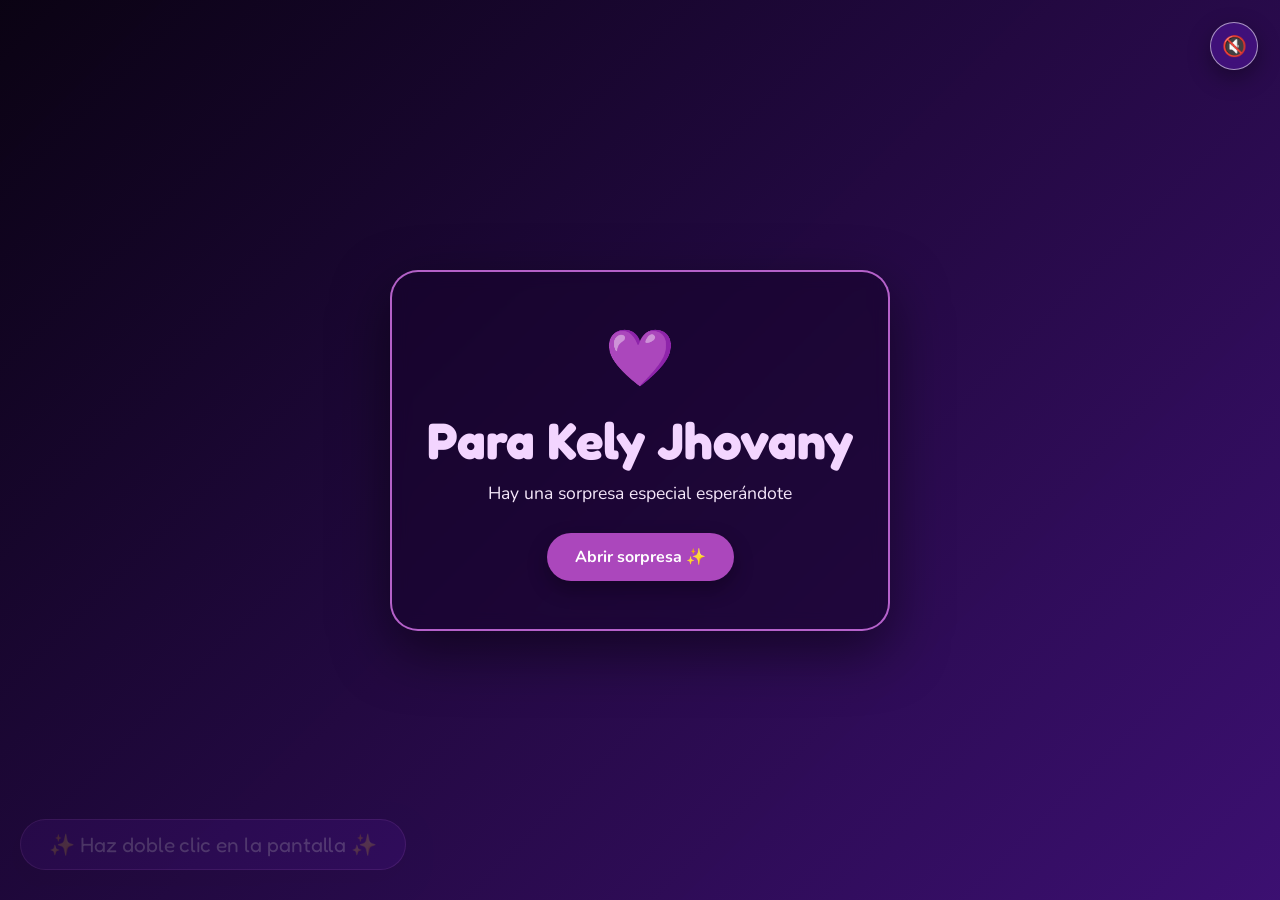
<file: index.html>
<!DOCTYPE html>
<html lang="es">
<head>
  <meta charset="UTF-8">
  <meta name="viewport" content="width=device-width, initial-scale=1.0">
  <title>Para Kely Jhovany 💜</title>
  <link rel="stylesheet" href="style.css">
  <link rel="stylesheet" href="extras.css">
  <link href="https://fonts.googleapis.com/css2?family=Fredoka:wght@400;600&family=Nunito:wght@400;700&display=swap" rel="stylesheet">
</head>
<body ondblclick="toggleCard()">

  <!-- VIDEO DE FONDO -->
  <video autoplay muted loop playsinline preload="auto" id="bgVideo">
    <source src="fondo.mp4" type="video/mp4">
  </video>

  <!-- PORTADA INICIAL -->
  <div class="cover-screen" id="coverScreen">
    <div class="cover-content">
      <div class="cover-heart">💜</div>
      <h1>Para Kely Jhovany</h1>
      <p>Hay una sorpresa especial esperándote</p>
      <button type="button" onclick="enterMainPage()">Abrir sorpresa ✨</button>
    </div>
  </div>

  <!-- MENSAJE INICIAL FLOTANTE -->
  <div class="hint-text" id="hintText">
    ✨ Haz doble clic en la pantalla ✨
  </div>

  <!-- CONTROLES DECORATIVOS -->
  <button class="music-control" id="musicControl" type="button" onclick="toggleMusic(event)" aria-label="Activar música" title="Activar música">🔇</button>
  <div class="floating-particles" id="floatingParticles" aria-hidden="true"></div>

  <!-- TARJETA PRINCIPAL (OCULTA INICIALMENTE) -->
  <div class="main-container hidden" id="mainCard">
    <img src="snoopy1.png" class="snoopy-decor top-left" alt="Snoopy 1" onerror="this.src='https://upload.wikimedia.org/wikipedia/en/2/22/Snoopy_Peanuts.png'">
    <img src="snoopy2.png" class="snoopy-decor bottom-right" alt="Snoopy 2" onerror="this.src='https://upload.wikimedia.org/wikipedia/en/2/22/Snoopy_Peanuts.png'">
    <img src="snoopy3.png" class="snoopy-decor top-right" alt="Snoopy 3" onerror="this.src='https://upload.wikimedia.org/wikipedia/en/2/22/Snoopy_Peanuts.png'">
    <img src="snoopy4.png" class="snoopy-decor bottom-left" alt="Snoopy 4" onerror="this.src='https://upload.wikimedia.org/wikipedia/en/2/22/Snoopy_Peanuts.png'">

    <div class="content-left">
      <div class="letter">
        <h1>Para Kely Jhovany 💜✨</h1>
        
        <p>Hoy es un día muy especial porque cumples tus <strong>19 años</strong>. Quería prepararte este detalle para recordarte lo mucho que te aprecio y lo alegre que hace mi vida contar contigo.</p>
        
        <p>Gracias por cada sonrisa, por cada momento compartido y por ser esa persona tan auténtica y bonita. Me alegra haber podido decirte sinceramente el cariño gigante que te tengo.</p>
        
        <p>Deseo de todo corazón que este nuevo año de vida venga lleno de sueños cumplidos, muchas alegrías y momentos inolvidables. ¡Te quiero y aprecio muchísimo! 🎉🎂</p>
      </div>

      <div class="countdown-container">
        <div class="countdown-title">Esperando tus 19 años en...</div>
        <div class="timer" id="timer">Cargando...</div>
      </div>
    </div>

    <div class="content-right tree-stage">
      <canvas id="treeCanvas" width="420" height="420"></canvas>
      <p class="tree-note">Que cada corazón guarde un deseo bonito para tu nuevo año ✨</p>
    </div>

    <!-- DETALLES EXTRA: NO REEMPLAZAN EL CONTENIDO ORIGINAL -->
    <div class="extra-details">
      <div class="section-title">✨ Un poquito más para ti ✨</div>

      <div class="wish-cards">
        <button class="wish-card" type="button" data-scene-target="envelopeScene" onclick="switchScene('envelopeScene', event)">
          <span>🌷</span>
          <strong>Un deseo</strong>
          <p>Que nunca te falten motivos para sonreír.</p>
        </button>
        <button class="wish-card" type="button" data-scene-target="memoriesScene" onclick="switchScene('memoriesScene', event)">
          <span>⭐</span>
          <strong>Un recuerdo</strong>
          <p>Que este nuevo año esté lleno de momentos bonitos.</p>
        </button>
        <button class="wish-card" type="button" data-scene-target="closingScene" onclick="switchScene('closingScene', event)">
          <span>💜</span>
          <strong>Un mensaje</strong>
          <p>Gracias por ser una persona tan especial.</p>
        </button>
      </div>

      <button class="envelope-button" type="button" onclick="openFinalMessage(event)">💌 Abrir un último detalle</button>
    </div>
  </div>

  <main class="experience-additions" aria-label="Detalles especiales para Kely">
    <section class="memories-section scene-panel" id="memoriesScene" data-scene-title="Algunos momentos que quiero guardar contigo">
      <button class="scene-back" type="button" onclick="returnToMainScene(event)">← Volver</button>
      <p class="eyebrow">Pequeños instantes</p>
      <h2>📸 Algunos momentos que quiero guardar contigo 💜</h2>
      <p class="section-intro">Un espacio para llenar poquito a poquito con nuestras historias favoritas.</p>
      <div class="memory-grid">
        <figure class="polaroid polaroid-lilac" tabindex="0" role="button" aria-pressed="false" aria-label="Voltear la foto: un día para recordar" onclick="this.classList.toggle('is-flipped'); this.setAttribute('aria-pressed', this.classList.contains('is-flipped'))" onkeydown="if (event.key === 'Enter' || event.key === ' ') { event.preventDefault(); this.click(); }">
          <div class="polaroid-inner">
            <div class="polaroid-face polaroid-front">
              <img class="photo-placeholder" src="imagen.png" alt="Momento en la playa para recordar">
              <figcaption>Un día para recordar</figcaption>
            </div>
            <div class="polaroid-face polaroid-back">
              <p>Los mejores recuerdos nacen de momentos sencillos compartidos contigo.</p>
              <span>💜</span>
            </div>
          </div>
        </figure>
        <figure class="polaroid polaroid-rose" tabindex="0" role="button" aria-pressed="false" aria-label="Voltear la foto: una sonrisa compartida" onclick="this.classList.toggle('is-flipped'); this.setAttribute('aria-pressed', this.classList.contains('is-flipped'))" onkeydown="if (event.key === 'Enter' || event.key === ' ') { event.preventDefault(); this.click(); }">
          <div class="polaroid-inner">
            <div class="polaroid-face polaroid-front">
              <img class="photo-placeholder" src="imagen01.png" alt="Sonrisa compartida junto al mar">
              <figcaption>Una sonrisa compartida</figcaption>
            </div>
            <div class="polaroid-face polaroid-back">
              <p>Tu sonrisa hace que cualquier aventura se vuelva inolvidable.</p>
              <span>✨</span>
            </div>
          </div>
        </figure>
        <figure class="polaroid polaroid-gold" tabindex="0" role="button" aria-pressed="false" aria-label="Voltear la foto: más aventuras contigo" onclick="this.classList.toggle('is-flipped'); this.setAttribute('aria-pressed', this.classList.contains('is-flipped'))" onkeydown="if (event.key === 'Enter' || event.key === ' ') { event.preventDefault(); this.click(); }">
          <div class="polaroid-inner">
            <div class="polaroid-face polaroid-front">
              <img class="photo-placeholder" src="imag.png" alt="Nueva aventura juntos en la playa">
              <figcaption>Más aventuras contigo</figcaption>
            </div>
            <div class="polaroid-face polaroid-back">
              <p>Que nunca nos falten nuevos lugares, risas y aventuras por vivir.</p>
              <span>🌊</span>
            </div>
          </div>
        </figure>
      </div>
    </section>

    <section class="envelope-section scene-panel" id="envelopeScene" aria-label="Un último detalle" data-scene-title="Un último detalle">
      <button class="scene-back" type="button" onclick="returnToMainScene(event)">← Volver</button>
      <button class="envelope" id="memoryEnvelope" type="button" onclick="openEnvelope(event)" aria-expanded="false">
        <span class="envelope-flap"></span>
        <span class="envelope-paper">💌</span>
        <span class="envelope-label">Un último detalle</span>
      </button>
      <p class="envelope-message" id="envelopeMessage">Gracias por existir de una forma tan bonita. Siempre habrá un lugar especial para ti en mis mejores recuerdos.</p>
    </section>

    <section class="closing-section scene-panel" id="closingScene" data-scene-title="Feliz cumpleaños, Kely">
      <button class="scene-back" type="button" onclick="returnToMainScene(event)">← Volver</button>
      <div class="closing-stars" aria-hidden="true">✦　♡　✦</div>
      <p class="eyebrow">Para celebrar tu vida</p>
      <h2>🎂 Feliz cumpleaños, Kely 💜</h2>
      <p>Que este nuevo capítulo llegue suave, luminoso y lleno de momentos que te hagan sonreír sin darte cuenta.</p>
      <button class="surprise-button" type="button" onclick="triggerFinalSurprise(event)">Un último detalle 💜</button>
    </section>
  </main>

  <!-- MENSAJE FINAL -->
  <div class="final-overlay" id="finalOverlay" onclick="closeFinalMessage(event)">
    <div class="final-card" onclick="event.stopPropagation()">
      <button class="close-final" type="button" onclick="closeFinalMessage(event)">×</button>
      <div class="final-icon">💌</div>
      <p class="final-small">Un último detalle para ti</p>
      <h2>Feliz cumpleaños, Kely 💜</h2>
      <div class="final-divider">✦ ✦ ✦</div>
      <p>Espero que estos 19 años traigan nuevas aventuras, sueños cumplidos y muchísimas razones para estar feliz.</p>
      <p class="final-signature">Con mucho cariño ✨</p>
      <button class="final-close-button" type="button" onclick="closeFinalMessage(event)">Guardar este momento 💜</button>
    </div>
  </div>

  <script src="script.js"></script>
  <script src="extras.js"></script>
</body>
</html>
</file>
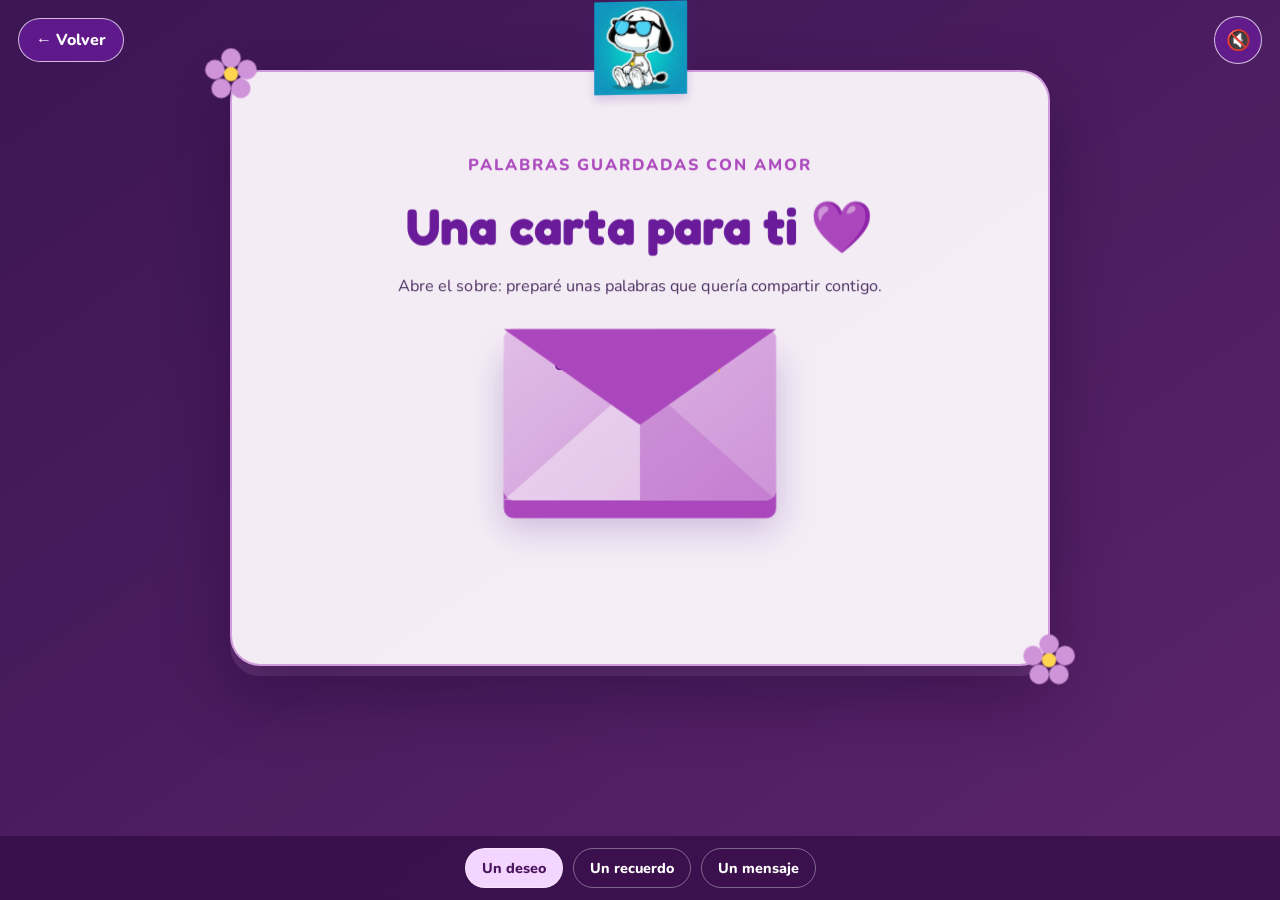
<file: deseo.html>
<!DOCTYPE html>
<html lang="es">
<head>
  <meta charset="UTF-8">
  <meta name="viewport" content="width=device-width, initial-scale=1">
  <meta name="theme-color" content="#6a1b9a">
  <title>Un deseo para Kely 💜</title>
  <link rel="preconnect" href="https://fonts.googleapis.com">
  <link href="https://fonts.googleapis.com/css2?family=Fredoka:wght@400;600;700&family=Nunito:wght@400;700;800&display=swap" rel="stylesheet">
  <link rel="stylesheet" href="paginas.css">
</head>
<body>
  <video id="bgVideo" autoplay muted loop playsinline preload="auto" aria-hidden="true"><source src="fondo.mp4" type="video/mp4"></video>
  <div class="page-veil" aria-hidden="true"></div>
  <div class="lilac-fall-layer" aria-hidden="true"></div>
  <a class="back-link" href="index.html#inicio">← Volver</a>
  <button class="music-control" id="musicControl" type="button" aria-label="Activar música">🔇</button>

  <main class="page-wrap">
    <article class="page-card">
      <span class="corner-flower one" aria-hidden="true"></span><span class="corner-flower two" aria-hidden="true"></span>
      <img class="snoopy-peek" src="snoopy1.png" alt="Snoopy asomándose">
      <p class="eyebrow">Palabras guardadas con amor</p>
      <h1>Una carta para ti 💜</h1>
      <p>Abre el sobre: preparé unas palabras que quería compartir contigo.</p>
      <button class="envelope-play" id="wishEnvelope" type="button" aria-expanded="false" aria-label="Abrir el sobre">
        <span class="flap" aria-hidden="true"></span>
        <span class="paper" aria-hidden="true">Una carta para Kely ✨</span>
      </button>
      <p class="typed-letter" id="typedLetter" aria-live="polite"></p>

      <section class="wish-list hidden" id="wishList" aria-label="Frases para ti">
        <div class="wish-note"><span class="flower-icon" aria-hidden="true"></span>En tus ojos veo el cielo; en tu risa, la mañana. Eres mi sueño y mi anhelo, mi dulce y tierna dama.</div>
        <div class="wish-note"><span class="flower-icon" aria-hidden="true"></span>Mi alma te reconoció antes que yo; te buscó entre sueños y entre silencios, hasta que por fin te encontró.</div>
        <div class="wish-note"><span class="flower-icon" aria-hidden="true"></span>Con la tinta de mi tintero te escribiré un «te quiero» y con el fuego de mi corazón te lo haré verdadero.</div>
        <div class="wish-note"><span class="flower-icon" aria-hidden="true"></span>Eres bonita sin hacer el intento, como si la belleza fuera tu fundamento. Tu risa es una melodía, tu voz una canción. Cuando me habla, se me acelera el corazón.</div>
      </section>

      <section class="garden hidden" id="wishGarden">
        <h2>Jardín de deseos 🌷</h2>
        <p>Elige una flor y lee el mensaje que esconde.</p>
        <div class="garden-flowers" id="gardenFlowers"></div>
        <p class="garden-result" id="gardenResult" aria-live="polite"></p>
        <h2 class="hidden" id="allWishes">Todos tus deseos van en camino 💜</h2>
      </section>
    </article>
  </main>
  <nav class="page-nav" aria-label="Más detalles">
    <a href="deseo.html" aria-current="page">Un deseo</a><a href="recuerdos.html">Un recuerdo</a><a href="mensaje.html">Un mensaje</a>
  </nav>
  <script src="paginas.js"></script>
</body>
</html>
</file>
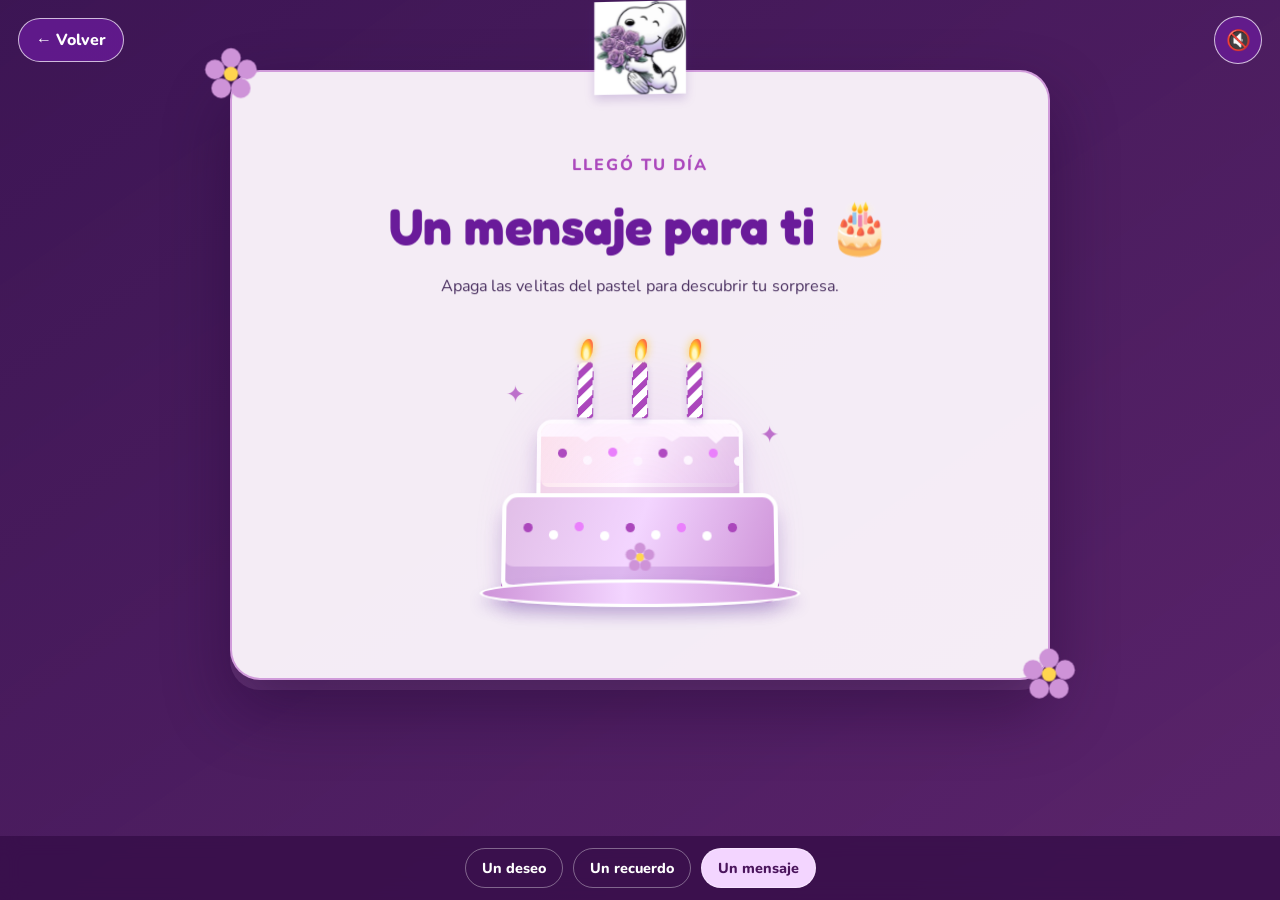
<file: mensaje.html>
<!DOCTYPE html>
<html lang="es">
<head>
  <meta charset="UTF-8">
  <meta name="viewport" content="width=device-width, initial-scale=1">
  <meta name="theme-color" content="#6a1b9a">
  <title>Feliz cumpleaños, Kely 💜</title>
  <link rel="preconnect" href="https://fonts.googleapis.com">
  <link href="https://fonts.googleapis.com/css2?family=Fredoka:wght@400;600;700&family=Nunito:wght@400;700;800&display=swap" rel="stylesheet">
  <link rel="stylesheet" href="paginas.css">
</head>
<body>
  <video id="bgVideo" autoplay muted loop playsinline preload="auto" aria-hidden="true"><source src="fondo.mp4" type="video/mp4"></video>
  <div class="page-veil" aria-hidden="true"></div>
  <div class="lilac-fall-layer" aria-hidden="true"></div>
  <a class="back-link" href="index.html#inicio">← Volver</a>
  <button class="music-control" id="musicControl" type="button" aria-label="Activar música">🔇</button>

  <main class="page-wrap">
    <article class="page-card">
      <span class="corner-flower one" aria-hidden="true"></span><span class="corner-flower two" aria-hidden="true"></span>
      <img class="snoopy-peek" src="snoopy3.png" alt="Snoopy asomándose">
      <p class="eyebrow">Llegó tu día</p>
      <h1>Un mensaje para ti 🎂</h1>
      <p>Apaga las velitas del pastel para descubrir tu sorpresa.</p>
      <button class="cake-button" id="cakeButton" type="button" aria-label="Apagar las tres velas del pastel">
        <span class="cake" id="birthdayCake" aria-hidden="true">
          <span class="cake-tier tier-bottom"></span><span class="cake-tier tier-top"></span>
          <span class="candle candle-left"><span class="flame"></span><span class="smoke"></span></span>
          <span class="candle candle-center"><span class="flame"></span><span class="smoke"></span></span>
          <span class="candle candle-right"><span class="flame"></span><span class="smoke"></span></span>
        </span>
      </button>
      <section class="birthday-reveal" id="birthdayReveal" aria-live="polite">
        <div class="age-number">19</div>
        <h2>¡Feliz cumpleaños, Kely! 💜</h2>
        <p>¡Felices 19, Kely! Que esta nueva vuelta al sol te acerque a todo lo que te ilusiona y te regale razones para celebrar cada día. Sigue brillando con esa luz tan tuya.</p>
        <p><strong>Con mucho cariño ✨</strong></p>
      </section>
    </article>
  </main>
  <nav class="page-nav" aria-label="Más detalles">
    <a href="deseo.html">Un deseo</a><a href="recuerdos.html">Un recuerdo</a><a href="mensaje.html" aria-current="page">Un mensaje</a>
  </nav>
  <script src="paginas.js"></script>
</body>
</html>
</file>
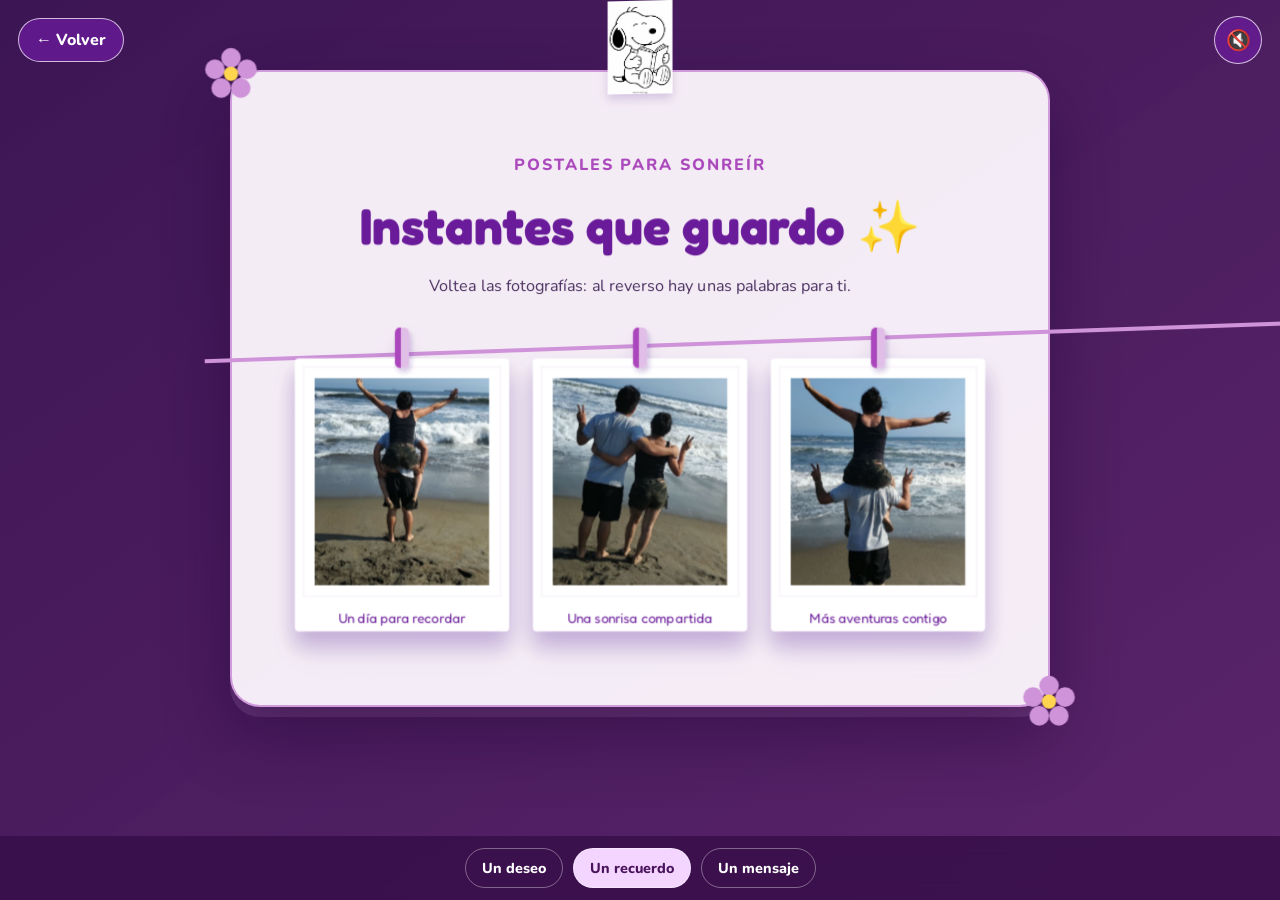
<file: recuerdos.html>
<!DOCTYPE html>
<html lang="es">
<head>
  <meta charset="UTF-8">
  <meta name="viewport" content="width=device-width, initial-scale=1">
  <meta name="theme-color" content="#6a1b9a">
  <title>Recuerdos para Kely 💜</title>
  <link rel="preconnect" href="https://fonts.googleapis.com">
  <link href="https://fonts.googleapis.com/css2?family=Fredoka:wght@400;600;700&family=Nunito:wght@400;700;800&display=swap" rel="stylesheet">
  <link rel="stylesheet" href="paginas.css">
</head>
<body>
  <video id="bgVideo" autoplay muted loop playsinline preload="auto" aria-hidden="true"><source src="fondo.mp4" type="video/mp4"></video>
  <div class="page-veil" aria-hidden="true"></div>
  <div class="lilac-fall-layer" aria-hidden="true"></div>
  <a class="back-link" href="index.html#inicio">← Volver</a>
  <button class="music-control" id="musicControl" type="button" aria-label="Activar música">🔇</button>

  <main class="page-wrap">
    <article class="page-card">
      <span class="corner-flower one" aria-hidden="true"></span><span class="corner-flower two" aria-hidden="true"></span>
      <img class="snoopy-peek" src="snoopy2.png" alt="Snoopy asomándose">
      <p class="eyebrow">Postales para sonreír</p>
      <h1>Instantes que guardo ✨</h1>
      <p>Voltea las fotografías: al reverso hay unas palabras para ti.</p>
      <div class="hanging-line" aria-hidden="true"></div>
      <div class="memory-gallery">
        <figure class="memory-photo">
          <span class="clothespin" aria-hidden="true"></span>
          <button class="photo-flipper" type="button" aria-label="Voltear foto: Un día para recordar" aria-pressed="false">
            <span class="photo-inner">
              <span class="photo-face photo-front"><img src="imagen.png" alt="Fotografía de un día para recordar"><span class="photo-face-caption">Un día para recordar</span></span>
              <span class="photo-face photo-back"><span>¿Tú? Eres como ese amanecer bonito. ¿Y yo? Soy esa persona que nunca se cansará de mirarte. 💜</span></span>
            </span>
          </button>
        </figure>
        <figure class="memory-photo">
          <span class="clothespin" aria-hidden="true"></span>
          <button class="photo-flipper" type="button" aria-label="Voltear foto: Una sonrisa compartida" aria-pressed="false">
            <span class="photo-inner">
              <span class="photo-face photo-front"><img src="imagen01.png" alt="Fotografía de una sonrisa compartida"><span class="photo-face-caption">Una sonrisa compartida</span></span>
              <span class="photo-face photo-back"><span>Puedes estar lejos de mis ojos, pero no de mis pensamientos. 💗</span></span>
            </span>
          </button>
        </figure>
        <figure class="memory-photo">
          <span class="clothespin" aria-hidden="true"></span>
          <button class="photo-flipper" type="button" aria-label="Voltear foto: Más aventuras contigo" aria-pressed="false">
            <span class="photo-inner">
              <span class="photo-face photo-front"><img src="imag.png" alt="Fotografía de nuevas aventuras"><span class="photo-face-caption">Más aventuras contigo</span></span>
              <span class="photo-face photo-back"><span>Si el río corre hacia el mar, el sol vuelve a amanecer y mi mirada se queda en ti, porque eres lo más bello de ver. 🌸</span></span>
            </span>
          </button>
        </figure>
      </div>
    </article>
  </main>
  <nav class="page-nav" aria-label="Más detalles">
    <a href="deseo.html">Un deseo</a><a href="recuerdos.html" aria-current="page">Un recuerdo</a><a href="mensaje.html">Un mensaje</a>
  </nav>
  <script src="paginas.js"></script>
</body>
</html>
</file>
<file: style.css>
* {
  box-sizing: border-box;
  margin: 0;
  padding: 0;
}

html {
  overflow-x: hidden;
}

body {
  font-family: 'Nunito', sans-serif;
  display: block;
  min-height: 100vh;
  padding: 20px;
  overflow-x: hidden;
  overflow-y: auto;
  user-select: none;
  background-color: #0b0314;
}

/* VIDEO A PANTALLA COMPLETA CUBRIENDO TODO */
#bgVideo {
  position: fixed;
  top: 0;
  left: 0;
  width: 100%;
  height: 100vh;
  z-index: -1;
  object-fit: cover; /* Cubre toda la pantalla sin dejar espacios vacíos */
}

/* PORTADA DE ENTRADA */
.cover-screen {
  position: fixed;
  inset: 0;
  display: flex;
  justify-content: center;
  align-items: center;
  padding: 24px;
  background: linear-gradient(135deg, rgba(11, 3, 20, 0.86), rgba(74, 20, 140, 0.78));
  z-index: 20;
  transition: opacity 0.7s ease, visibility 0.7s ease;
}

.cover-screen.cover-hidden {
  opacity: 0;
  visibility: hidden;
  pointer-events: none;
}

.cover-content {
  width: min(100%, 500px);
  padding: 48px 28px;
  color: #ffffff;
  text-align: center;
  border: 2px solid rgba(234, 128, 252, 0.75);
  border-radius: 28px;
  background: rgba(24, 5, 43, 0.58);
  box-shadow: 0 20px 55px rgba(0, 0, 0, 0.5);
  backdrop-filter: blur(9px);
  animation: coverAppear 0.9s ease both;
}

.cover-heart {
  margin-bottom: 12px;
  font-size: 3.5rem;
  animation: heartFloat 2.4s ease-in-out infinite;
}

.cover-content h1 {
  font-family: 'Fredoka', cursive;
  font-size: clamp(2rem, 7vw, 3.2rem);
  color: #f3d5ff;
  margin-bottom: 10px;
}

.cover-content p {
  margin-bottom: 28px;
  color: #f5e7fa;
  font-size: 1.1rem;
}

.cover-content button {
  border: 0;
  border-radius: 999px;
  padding: 13px 28px;
  color: #ffffff;
  background: #ab47bc;
  font: 700 1rem 'Nunito', sans-serif;
  cursor: pointer;
  box-shadow: 0 8px 20px rgba(0, 0, 0, 0.3);
  transition: transform 0.2s ease, background 0.2s ease;
}

.cover-content button:hover {
  background: #ce93d8;
  transform: translateY(-3px);
}

@keyframes coverAppear {
  from { opacity: 0; transform: translateY(18px) scale(0.96); }
  to { opacity: 1; transform: translateY(0) scale(1); }
}

@keyframes heartFloat {
  0%, 100% { transform: translateY(0); }
  50% { transform: translateY(-8px); }
}

/* INDICADOR FLOTANTE */
.hint-text {
  position: fixed;
  bottom: 30px;
  color: #ffffff;
  font-family: 'Fredoka', cursive;
  font-size: 1.3rem;
  background: rgba(74, 20, 140, 0.75);
  padding: 12px 28px;
  border-radius: 30px;
  backdrop-filter: blur(8px);
  border: 1.5px solid rgba(234, 128, 254, 0.6);
  box-shadow: 0 10px 25px rgba(0,0,0,0.5);
  animation: bounce 2s infinite;
  z-index: 10;
  cursor: pointer;
}

/* MARCO BLANCO CON SEMITRANSPARENCIA SELECCIONADA */
.main-container {
  background: rgba(255, 255, 255, 0.88); /* Cristal semi-transparente para apreciar el fondo */
  width: 100%;
  max-width: 880px;
  border-radius: 30px;
  box-shadow: 0 20px 50px rgba(0, 0, 0, 0.6);
  border: 3px solid #ea80fc;
  display: flex;
  flex-wrap: wrap;
  padding: 35px;
  gap: 20px;
  position: relative;
  transition: opacity 0.5s ease, transform 0.5s ease;
  z-index: 2;
  backdrop-filter: blur(10px); /* Efecto vidrio esmerilado */
  margin: 42px auto;
}

.main-container.hidden {
  opacity: 0;
  transform: scale(0.85);
  pointer-events: none;
}

/* IMÁGENES DE SNOOPY */
.snoopy-decor {
  position: absolute;
  width: 85px;
  height: auto;
  z-index: 5;
  filter: drop-shadow(0px 4px 8px rgba(0,0,0,0.25));
}

.snoopy-decor.top-left {
  top: -25px;
  left: -20px;
  transform: rotate(-10deg);
}

.snoopy-decor.bottom-right {
  bottom: -20px;
  right: -20px;
  transform: rotate(10deg);
}

.snoopy-decor.top-right {
  top: -25px;
  right: -20px;
  transform: rotate(10deg);
}

.snoopy-decor.bottom-left {
  bottom: -20px;
  left: -20px;
  transform: rotate(-10deg);
}

.content-left {
  flex: 1.2;
  min-width: 290px;
  display: flex;
  flex-direction: column;
  justify-content: space-between;
}

.letter h1 {
  font-family: 'Fredoka', cursive;
  color: #6a1b9a;
  font-size: 1.8rem;
  margin-bottom: 12px;
}

.letter p {
  color: #311b92;
  line-height: 1.55;
  font-size: 1rem;
  margin-bottom: 12px;
  font-weight: 600;
}

.countdown-container {
  background: rgba(243, 229, 245, 0.9);
  border: 2px dashed #ab47bc;
  padding: 12px 18px;
  border-radius: 16px;
  color: #4a148c;
  text-align: center;
  margin-top: 8px;
}

.countdown-title {
  font-size: 0.9rem;
  font-weight: 700;
  margin-bottom: 4px;
}

.timer {
  font-family: 'Fredoka', cursive;
  font-size: 1.25rem;
  color: #7b1fa2;
}

.content-right {
  flex: 1;
  min-width: 280px;
  display: flex;
  justify-content: center;
  align-items: center;
}

canvas {
  max-width: 100%;
  height: auto;
}

.tree-stage {
  flex-direction: column;
}
.tree-note {
  max-width: 300px;
  margin: -8px auto 0;
  color: #6a1b9a;
  font-size: .88rem;
  line-height: 1.45;
  text-align: center;
  font-style: italic;
}
.tree-stage::after {
  content: '✦';
  position: absolute;
  color: #f8bbd0;
  font-size: 1.35rem;
  opacity: 0;
  pointer-events: none;
}
.tree-stage.tree-complete::after {
  animation: treeSparkle 2.8s ease-in-out infinite;
}
@keyframes treeSparkle {
  0%, 100% { opacity: 0; transform: translate(115px, -150px) scale(.6) rotate(0deg); }
  45% { opacity: 1; transform: translate(115px, -150px) scale(1.15) rotate(25deg); }
  70% { opacity: .25; transform: translate(115px, -150px) scale(.8) rotate(45deg); }
}

@keyframes bounce {
  0%, 20%, 50%, 80%, 100% { transform: translateY(0); }
  40% { transform: translateY(-8px); }
  60% { transform: translateY(-4deg); }
}

/* ==========================================
   MEJORAS DECORATIVAS - SIN ALTERAR EL DISEÑO BASE
   ========================================== */
.music-control {
  position: fixed;
  top: 22px;
  right: 22px;
  width: 48px;
  height: 48px;
  border: 1px solid rgba(255,255,255,.55);
  border-radius: 50%;
  background: rgba(74,20,140,.72);
  color: #fff;
  font-size: 1.25rem;
  cursor: pointer;
  z-index: 30;
  box-shadow: 0 8px 22px rgba(0,0,0,.35);
  backdrop-filter: blur(8px);
  transition: transform .25s ease, background .25s ease;
}
.music-control:hover { transform: scale(1.08) rotate(-5deg); background: rgba(123,31,162,.88); }

.floating-particles {
  position: fixed;
  inset: 0;
  pointer-events: none;
  z-index: 1;
  overflow: hidden;
}
.particle {
  position: absolute;
  bottom: -30px;
  opacity: 0;
  animation: floatParticle linear forwards;
  filter: drop-shadow(0 2px 5px rgba(255,255,255,.35));
}
@keyframes floatParticle {
  0% { transform: translateY(0) translateX(0) rotate(0deg) scale(.7); opacity: 0; }
  12% { opacity: .8; }
  85% { opacity: .65; }
  100% { transform: translateY(-110vh) translateX(var(--drift)) rotate(240deg) scale(1.15); opacity: 0; }
}

.extra-details {
  flex-basis: 100%;
  text-align: center;
  margin-top: 2px;
  padding-top: 18px;
  border-top: 1px solid rgba(171,71,188,.28);
}
.section-title {
  font-family: 'Fredoka', cursive;
  color: #6a1b9a;
  font-size: 1.25rem;
  margin-bottom: 13px;
}
.wish-cards {
  display: grid;
  grid-template-columns: repeat(3, 1fr);
  gap: 10px;
}
.wish-card {
  display: block;
  width: 100%;
  border: 1px solid rgba(186,104,200,.35);
  font: inherit;
  text-align: center;
  padding: 14px 10px;
  border-radius: 17px;
  background: rgba(255,255,255,.72);
  border: 1px solid rgba(186,104,200,.35);
  box-shadow: 0 8px 18px rgba(74,20,140,.08);
  transition: transform .25s ease, box-shadow .25s ease;
}
.wish-card:hover { transform: translateY(-4px); box-shadow: 0 12px 22px rgba(74,20,140,.15); }
.wish-card:focus-visible { outline: 3px solid rgba(216,27,96,.45); outline-offset: 3px; }
.wish-card span { display:block; font-size:1.45rem; margin-bottom:4px; }
.wish-card strong { display:block; color:#7b1fa2; font-family:'Fredoka',cursive; margin-bottom:4px; }
.wish-card p { color:#4a3060; font-size:.82rem; line-height:1.35; }
.envelope-button {
  margin-top: 15px;
  border: 0;
  border-radius: 999px;
  padding: 12px 22px;
  color: white;
  background: linear-gradient(135deg, #8e24aa, #d81b60);
  font: 700 .95rem 'Nunito', sans-serif;
  cursor: pointer;
  box-shadow: 0 8px 18px rgba(123,31,162,.25);
  transition: transform .25s ease, box-shadow .25s ease;
}
.envelope-button:hover { transform: translateY(-3px); box-shadow: 0 12px 24px rgba(123,31,162,.32); }

.final-overlay {
  position: fixed;
  inset: 0;
  z-index: 50;
  display: flex;
  align-items: center;
  justify-content: center;
  padding: 22px;
  background: rgba(20,4,32,.72);
  backdrop-filter: blur(8px);
  opacity: 0;
  visibility: hidden;
  pointer-events: none;
  transition: opacity .35s ease, visibility .35s ease;
}
.final-overlay.show { opacity: 1; visibility: visible; pointer-events: auto; }
.final-card {
  position: relative;
  width: min(100%, 510px);
  padding: 36px 28px 30px;
  text-align: center;
  border-radius: 28px;
  border: 2px solid rgba(234,128,252,.72);
  background: linear-gradient(145deg, rgba(255,255,255,.97), rgba(250,235,255,.96));
  box-shadow: 0 25px 70px rgba(0,0,0,.48);
  transform: translateY(22px) scale(.94);
  transition: transform .4s ease;
}
.final-overlay.show .final-card { transform: translateY(0) scale(1); }
.close-final {
  position:absolute;
  top:10px;
  right:14px;
  border:0;
  background:transparent;
  color:#7b1fa2;
  font-size:1.9rem;
  cursor:pointer;
}
.final-icon { font-size:3.2rem; animation: heartFloat 2.2s ease-in-out infinite; }
.final-small { color:#8e24aa; font-size:.9rem; font-weight:700; margin:8px 0; }
.final-card h2 { font: 600 clamp(1.8rem,6vw,2.5rem) 'Fredoka',cursive; color:#6a1b9a; }
.final-divider { color:#d81b60; letter-spacing:7px; margin:12px 0; }
.final-card > p:not(.final-small):not(.final-signature) { color:#4a3060; line-height:1.55; font-size:1rem; }
.final-signature { margin-top:15px; color:#8e24aa; font-weight:700; }
.final-close-button {
  margin-top:18px;
  border:0;
  border-radius:999px;
  padding:11px 19px;
  background:#ab47bc;
  color:#fff;
  font:700 .9rem 'Nunito',sans-serif;
  cursor:pointer;
}

.experience-additions {
  width: min(100% - 28px, 880px);
  margin: 0 auto 48px;
  color: #311b3f;
}
.memories-section, .closing-section {
  padding: clamp(32px, 6vw, 58px) clamp(18px, 5vw, 52px);
  text-align: center;
  border-top: 1px solid rgba(255, 255, 255, .35);
  border-bottom: 1px solid rgba(255, 255, 255, .22);
  background: rgba(255, 249, 255, .9);
  box-shadow: 0 18px 45px rgba(24, 5, 43, .22);
  backdrop-filter: blur(12px);
}
.memories-section { border-radius: 28px 28px 8px 8px; }
.closing-section { border-radius: 8px 8px 28px 28px; margin-top: 18px; }
.eyebrow {
  color: #b03a91;
  font-size: .76rem;
  font-weight: 800;
  letter-spacing: .16em;
  text-transform: uppercase;
}
.memories-section h2, .closing-section h2 {
  margin: 8px 0 10px;
  color: #6a1b9a;
  font: 600 clamp(1.55rem, 4vw, 2.25rem) 'Fredoka', cursive;
}
.section-intro, .closing-section > p:not(.eyebrow) { color: #684b70; line-height: 1.55; }
.memory-grid {
  display: grid;
  grid-template-columns: repeat(3, 1fr);
  gap: clamp(12px, 3vw, 24px);
  margin-top: 28px;
}
.polaroid {
  min-height: 330px;
  perspective: 1000px;
  transform: rotate(var(--tilt));
  cursor: pointer;
  outline: none;
  transition: transform .3s ease;
}
.polaroid:nth-child(1) { --tilt: -3deg; }
.polaroid:nth-child(2) { --tilt: 2deg; }
.polaroid:nth-child(3) { --tilt: -1deg; }
.polaroid:hover, .polaroid:focus-visible { transform: translateY(-7px) rotate(0deg); }
.polaroid-inner {
  position: relative;
  height: 100%;
  min-height: 330px;
  transform-style: preserve-3d;
  transition: transform .7s ease;
}
.polaroid.is-flipped .polaroid-inner { transform: rotateY(180deg); }
.polaroid-face {
  position: absolute;
  inset: 0;
  padding: 10px 10px 16px;
  display: flex;
  flex-direction: column;
  align-items: stretch;
  background: #fff;
  box-shadow: 0 14px 24px rgba(74, 20, 140, .13);
  backface-visibility: hidden;
  -webkit-backface-visibility: hidden;
}
.polaroid-back {
  justify-content: center;
  align-items: center;
  padding: 28px;
  color: #5d3b68;
  text-align: center;
  background: linear-gradient(145deg, #fff, #f3e5f5);
  transform: rotateY(180deg);
}
.polaroid-back p { font: 600 1rem/1.5 'Fredoka', cursive; }
.polaroid-back span { margin-top: 18px; font-size: 2rem; }
.photo-placeholder {
  display: block;
  width: 100%;
  aspect-ratio: 3 / 4;
  object-fit: contain;
  object-position: center;
  color: rgba(74, 20, 140, .68);
  font-size: .82rem;
  font-weight: 700;
  background: linear-gradient(135deg, #f3e5f5, #fce4ec);
  border: 1px dashed rgba(123, 31, 162, .38);
}
.polaroid-rose .photo-placeholder { background: linear-gradient(135deg, #fce4ec, #fff3e0); }
.polaroid-gold .photo-placeholder { background: linear-gradient(135deg, #fff3e0, #f3e5f5); }
.polaroid figcaption { margin-top: 12px; color: #5d3b68; font: 600 .9rem 'Fredoka', cursive; }
.envelope-section { padding: 42px 0 18px; text-align: center; }
.envelope {
  position: relative;
  width: min(100%, 260px);
  height: 158px;
  border: 0;
  border-radius: 8px;
  cursor: pointer;
  background: linear-gradient(145deg, #f8bbd0, #e1bee7);
  box-shadow: 0 18px 28px rgba(74, 20, 140, .22);
  transition: transform .3s ease, box-shadow .3s ease;
}
.envelope:hover { transform: translateY(-5px); box-shadow: 0 24px 34px rgba(74, 20, 140, .27); }
.envelope::before, .envelope::after { content: ''; position: absolute; bottom: 0; width: 0; height: 0; border-style: solid; z-index: 2; }
.envelope::before { left: 0; border-width: 0 0 118px 130px; border-color: transparent transparent rgba(255,255,255,.28) transparent; }
.envelope::after { right: 0; border-width: 118px 0 0 130px; border-color: transparent transparent transparent rgba(186,104,200,.25); }
.envelope-flap { position: absolute; inset: 0 0 auto; height: 92px; border-radius: 8px 8px 0 0; background: #f48fb1; clip-path: polygon(0 0, 100% 0, 50% 100%); transform-origin: top; transition: transform .65s ease; z-index: 3; }
.envelope-paper { position: absolute; z-index: 1; inset: 38px 0 auto; font-size: 2.1rem; transition: transform .65s ease; }
.envelope-label { position: absolute; z-index: 4; inset: auto 0 12px; color: #6a1b9a; font: 600 1.1rem 'Fredoka', cursive; }
.envelope.open .envelope-flap { transform: rotateX(180deg); }
.envelope.open .envelope-paper { transform: translateY(-45px); }
.envelope-message { max-width: 520px; margin: 20px auto 0; color: #684b70; line-height: 1.55; opacity: 0; transform: translateY(10px); transition: opacity .5s ease, transform .5s ease; }
.envelope-message.visible { opacity: 1; transform: translateY(0); }
.closing-stars { color: #d81b60; letter-spacing: .2em; font-size: 1.2rem; }
.surprise-button { margin-top: 22px; border: 0; border-radius: 999px; padding: 13px 24px; color: #fff; background: linear-gradient(135deg, #8e24aa, #d81b60); font: 700 .95rem 'Nunito', sans-serif; cursor: pointer; box-shadow: 0 10px 22px rgba(123,31,162,.25); transition: transform .25s ease; }
.surprise-button:hover { transform: translateY(-3px); }
.reveal-on-scroll { opacity: 0; transform: translateY(24px); transition: opacity .7s ease, transform .7s ease; }
.reveal-on-scroll.is-visible { opacity: 1; transform: translateY(0); }

/* Escenas a pantalla completa: solo el panel activo participa en el layout. */
body.scene-mode { overflow: hidden; }
body.scene-mode .main-container {
  opacity: 0;
  transform: scale(.96) translateY(-12px);
  pointer-events: none;
}
body.scene-mode .experience-additions {
  position: fixed;
  inset: 0;
  z-index: 18;
  display: grid;
  place-items: center;
  width: 100%;
  max-width: none;
  height: 100dvh;
  margin: 0;
  padding: clamp(20px, 5vw, 64px);
  overflow: hidden;
  background: linear-gradient(135deg, rgba(20, 4, 38, .78), rgba(74, 20, 140, .52));
  backdrop-filter: blur(8px);
}
.scene-panel {
  display: none;
  position: relative;
  width: min(100%, 880px);
  max-height: min(760px, calc(100dvh - 40px));
  overflow: auto;
  opacity: 0;
  transform: translateY(18px) scale(.97);
}
body.scene-mode .scene-panel.scene-active {
  display: block;
  animation: sceneEnter .65s cubic-bezier(.2,.75,.25,1) forwards;
}
.scene-panel.scene-leaving { animation: sceneLeave .34s ease forwards; }
@keyframes sceneEnter {
  from { opacity: 0; transform: translateY(18px) scale(.97); }
  to { opacity: 1; transform: translateY(0) scale(1); }
}
@keyframes sceneLeave {
  to { opacity: 0; transform: translateY(-12px) scale(.98); }
}
.scene-back {
  position: absolute;
  top: 16px;
  left: 18px;
  z-index: 5;
  border: 1px solid rgba(123,31,162,.25);
  border-radius: 999px;
  padding: 7px 13px;
  color: #6a1b9a;
  background: rgba(255,255,255,.72);
  font: 700 .78rem 'Nunito', sans-serif;
  cursor: pointer;
  transition: transform .2s ease, background .2s ease;
}
.scene-back:hover { transform: translateX(-3px); background: #fff; }
body.scene-mode .memories-section { border-radius: 28px; }
body.scene-mode .scene-panel.scene-active.envelope-section {
  min-height: min(540px, calc(100dvh - 40px));
  display: grid;
  place-items: center;
  align-content: center;
  padding: 64px 24px 34px;
  border-radius: 28px;
  background: rgba(255,249,255,.94);
  box-shadow: 0 24px 70px rgba(24,5,43,.35);
}
body.scene-mode .scene-panel.scene-active.closing-section {
  min-height: min(540px, calc(100dvh - 40px));
  display: grid;
  place-items: center;
  align-content: center;
  border-radius: 28px;
}
body.scene-mode .scene-active .memory-grid { animation: sceneContentRise .75s .14s both ease-out; }
body.scene-mode .scene-active .envelope { animation: envelopeArrive .75s .16s both cubic-bezier(.2,.75,.25,1); }
body.scene-mode .scene-active .closing-stars,
body.scene-mode .scene-active .closing-section h2,
body.scene-mode .scene-active .closing-section > p,
body.scene-mode .scene-active .surprise-button { animation: sceneContentRise .65s .12s both ease-out; }
@keyframes sceneContentRise {
  from { opacity: 0; transform: translateY(14px); }
  to { opacity: 1; transform: translateY(0); }
}
@keyframes envelopeArrive {
  from { opacity: 0; transform: translateY(20px) rotate(-2deg) scale(.9); }
  to { opacity: 1; transform: translateY(0) rotate(0) scale(1); }
}

.birthday-burst {
  position: fixed;
  left: 50%;
  top: 18%;
  transform: translate(-50%, -50%);
  z-index: 45;
  pointer-events:none;
  font-family:'Fredoka',cursive;
  color:#fff;
  font-size:clamp(1.4rem,5vw,2.7rem);
  text-align:center;
  text-shadow:0 4px 15px rgba(74,20,140,.7);
  animation:birthdayAppear 3.5s ease forwards;
}
@keyframes birthdayAppear {
  0% { opacity:0; transform:translate(-50%,-35%) scale(.7); }
  18%,75% { opacity:1; transform:translate(-50%,-50%) scale(1); }
  100% { opacity:0; transform:translate(-50%,-65%) scale(1.06); }
}
.confetti-piece {
  position:fixed;
  top:-20px;
  z-index:44;
  pointer-events:none;
  font-size:1.25rem;
  animation:confettiFall var(--fall) ease-in forwards;
}
@keyframes confettiFall {
  to { transform:translate3d(var(--x),110vh,0) rotate(650deg); opacity:0; }
}

@media (max-width: 760px) {
  body { align-items:flex-start; padding:14px; }
  .main-container { width:100%; margin-top:48px; padding:25px 18px; }
  .content-left, .content-right { width:100%; min-width:0; }
  .wish-cards { grid-template-columns:1fr; }
  .snoopy-decor { width:64px; }
  .hint-text { bottom:14px; font-size:1rem; padding:10px 18px; }
  .music-control { top:12px; right:12px; }
  .experience-additions { width: 100%; margin-bottom: 24px; }
  .memory-grid { grid-template-columns: 1fr; max-width: 250px; margin-left: auto; margin-right: auto; }
  .polaroid:nth-child(2) { transform: rotate(-2deg); }
  .tree-note { margin-bottom: 4px; }
  body.scene-mode .experience-additions { padding: 14px; }
  .scene-panel { max-height: calc(100dvh - 28px); }
  .scene-back { top: 12px; left: 12px; }
}

@media (prefers-reduced-motion: reduce) {
  *, *::before, *::after { animation-duration: .01ms !important; animation-iteration-count: 1 !important; scroll-behavior: auto !important; transition-duration: .01ms !important; }
}
</file>
<file: extras.css>
:root {
  --flower: url("data:image/svg+xml,%3Csvg xmlns='http://www.w3.org/2000/svg' viewBox='0 0 64 64'%3E%3Cg fill='%23ce93d8'%3E%3Ccircle cx='32' cy='13' r='11'/%3E%3Ccircle cx='50' cy='26' r='11'/%3E%3Ccircle cx='43' cy='47' r='11'/%3E%3Ccircle cx='21' cy='47' r='11'/%3E%3Ccircle cx='14' cy='26' r='11'/%3E%3C/g%3E%3Ccircle cx='32' cy='31' r='8' fill='%23ffd54f'/%3E%3C/svg%3E");
  --lilac-1: #ea80fc;
  --lilac-2: #ce93d8;
  --lilac-3: #ab47bc;
  --lilac-4: #6a1b9a;
}

.lilac-fall-layer {
  position: fixed;
  inset: 0;
  z-index: 30;
  overflow: hidden;
  pointer-events: none;
}

.lilac-fall {
  position: absolute;
  top: -48px;
  left: var(--left);
  width: var(--size);
  height: var(--size);
  background: var(--flower) center / contain no-repeat;
  opacity: var(--opacity);
  animation: lilac-fall var(--duration) linear forwards;
}

@keyframes lilac-fall {
  to { transform: translate3d(var(--drift), 112vh, 0) rotate(420deg); }
}

.wish-card {
  position: relative;
  overflow: hidden;
  isolation: isolate;
  touch-action: manipulation;
  transform-style: preserve-3d;
  transition: transform .28s ease, box-shadow .28s ease;
}

.wish-card::after {
  position: absolute;
  z-index: -1;
  top: -80%;
  left: -65%;
  width: 38%;
  height: 260%;
  content: "";
  background: linear-gradient(90deg, transparent, rgba(255,255,255,.82), transparent);
  transform: rotate(22deg);
  transition: left .75s ease;
  pointer-events: none;
}

.wish-card:hover::after,
.wish-card:focus-visible::after { left: 135%; }
.wish-card:hover,
.wish-card:focus-visible {
  transform: perspective(900px) translateY(-5px) rotateX(var(--card-tilt-x, 0deg)) rotateY(var(--card-tilt-y, 0deg)) translateZ(12px);
  box-shadow: 0 20px 30px rgba(74,20,140,.24);
}
.wish-card > span { display: inline-block; transform: translateZ(22px); transition: transform .35s ease; }
.wish-card strong { transform: translateZ(18px); }
.wish-card p { transform: translateZ(10px); }
.wish-card:hover > span,
.wish-card:focus-visible > span { animation: flower-bounce .7s ease-in-out infinite alternate; }

@keyframes flower-bounce {
  to { transform: translateY(-7px) rotate(12deg) scale(1.12); }
}

.envelope-button { animation: last-detail-pulse 2s ease-in-out infinite; }

@keyframes last-detail-pulse {
  0%, 100% { box-shadow: 0 8px 20px rgba(74,20,140,.18); }
  50% { box-shadow: 0 0 24px rgba(234,128,252,.88), 0 0 42px rgba(171,71,188,.36); }
}

.lilac-cursor {
  position: fixed;
  z-index: 100;
  left: 0;
  top: 0;
  color: #ea80fc;
  font-size: var(--size, 18px);
  line-height: 1;
  pointer-events: none;
  text-shadow: 0 0 12px rgba(234,128,252,.9);
  animation: cursor-sparkle .8s ease-out forwards;
}

@keyframes cursor-sparkle {
  to { opacity: 0; transform: translate(var(--drift), -30px) rotate(35deg) scale(.35); }
}

.lilac-flash {
  position: fixed;
  z-index: 100;
  left: var(--x);
  top: var(--y);
  width: 14px;
  height: 14px;
  border-radius: 50%;
  background: radial-gradient(circle, #fff 0 12%, #ea80fc 25%, rgba(206,147,216,.3) 62%, transparent 72%);
  pointer-events: none;
  animation: touch-flash .62s ease-out forwards;
}

@keyframes touch-flash {
  to { opacity: 0; transform: scale(5); }
}

.lilac-transition {
  position: fixed;
  inset: 0;
  z-index: 200;
  display: grid;
  place-items: center;
  overflow: hidden;
  background: rgba(206,147,216,0);
  pointer-events: none;
  transition: background .65s ease;
}

.lilac-transition.is-leaving { background: rgba(106,27,154,.88); }
.transition-flower {
  position: absolute;
  left: 50%;
  top: 50%;
  width: var(--size);
  height: var(--size);
  background: var(--flower) center / contain no-repeat;
  opacity: 0;
  transform: translate(-50%,-50%) scale(.2);
  animation: flower-explode .75s cubic-bezier(.15,.7,.3,1) forwards;
  animation-delay: var(--delay);
}

@keyframes flower-explode {
  10% { opacity: 1; }
  to { opacity: 0; transform: translate(calc(-50% + var(--x)), calc(-50% + var(--y))) rotate(var(--rotate)) scale(1.35); }
}

@media (prefers-reduced-motion: reduce) {
  .lilac-fall, .lilac-cursor, .lilac-flash, .transition-flower { animation: none; }
  .envelope-button { animation: none; }
  .wish-card::after { transition: none; }
  .wish-card, .wish-card:hover, .wish-card:focus-visible { transform: none; transition: none; }
}
</file>
<file: paginas.css>
:root {
  --flower: url("data:image/svg+xml,%3Csvg xmlns='http://www.w3.org/2000/svg' viewBox='0 0 64 64'%3E%3Cg fill='%23ce93d8'%3E%3Ccircle cx='32' cy='13' r='11'/%3E%3Ccircle cx='50' cy='26' r='11'/%3E%3Ccircle cx='43' cy='47' r='11'/%3E%3Ccircle cx='21' cy='47' r='11'/%3E%3Ccircle cx='14' cy='26' r='11'/%3E%3C/g%3E%3Ccircle cx='32' cy='31' r='8' fill='%23ffd54f'/%3E%3C/svg%3E");
  --lilac-1: #ea80fc;
  --lilac-2: #ce93d8;
  --lilac-3: #ab47bc;
  --lilac-4: #6a1b9a;
  font-family: "Nunito", sans-serif;
  color: #4a3060;
}

* { box-sizing: border-box; }
html { min-height: 100%; background: #210b31; }
body {
  min-height: 100vh;
  margin: 0;
  padding: 30px 18px 88px;
  overflow-x: hidden;
  background: transparent;
  font-family: "Nunito", sans-serif;
}
button { font: inherit; }
#bgVideo {
  position: fixed;
  inset: 0;
  z-index: -2;
  width: 100%;
  height: 100%;
  object-fit: cover;
}
.page-veil {
  position: fixed;
  inset: 0;
  z-index: -1;
  background: linear-gradient(145deg, rgba(74,27,101,.68), rgba(171,71,188,.42));
  pointer-events: none;
}
.music-control {
  position: fixed;
  z-index: 10;
  top: 16px;
  right: 18px;
  min-width: 48px;
  min-height: 48px;
  border: 1px solid rgba(255,255,255,.72);
  border-radius: 50%;
  color: white;
  background: rgba(106,27,154,.75);
  font-size: 1.25rem;
  cursor: pointer;
}
.page-wrap {
  position: relative;
  width: min(100%, 820px);
  margin: 40px auto 0;
}
.page-card {
  position: relative;
  padding: clamp(34px, 7vw, 66px);
  border: 2px solid rgba(206,147,216,.9);
  border-radius: 30px;
  background: rgba(255,250,255,.94);
  box-shadow: 0 24px 70px rgba(30,4,47,.42);
  text-align: center;
}
.page-card h1, .page-card h2, .page-title {
  color: var(--lilac-4);
  font-family: "Fredoka", sans-serif;
}
.page-card h1 { margin: 14px 0 8px; font-size: clamp(2rem, 7vw, 3.15rem); }
.page-card h2 { font-size: clamp(1.3rem, 4vw, 1.8rem); }
.page-card p { line-height: 1.7; }
.eyebrow { color: #ab47bc; font-weight: 800; letter-spacing: .12em; text-transform: uppercase; }
.snoopy-peek {
  position: absolute;
  top: -58px;
  left: 50%;
  width: 115px;
  height: 90px;
  object-fit: contain;
  object-position: bottom;
  transform: translateX(-50%);
  filter: drop-shadow(0 5px 5px rgba(74,20,140,.18));
}
.corner-flower {
  position: absolute;
  width: 56px;
  height: 56px;
  background: var(--flower) center / contain no-repeat;
  animation: corner-spin 18s linear infinite;
}
.corner-flower.one { left: -22px; top: -20px; }
.corner-flower.two { right: -22px; bottom: -20px; animation-direction: reverse; }
@keyframes corner-spin { to { transform: rotate(360deg); } }
.back-link {
  position: fixed;
  z-index: 12;
  top: 18px;
  left: 18px;
  padding: 10px 17px;
  border: 1px solid rgba(255,255,255,.7);
  border-radius: 30px;
  color: white;
  background: rgba(106,27,154,.78);
  font-weight: 800;
  text-decoration: none;
}
.page-nav {
  position: fixed;
  z-index: 10;
  right: 0;
  bottom: 0;
  left: 0;
  display: flex;
  justify-content: center;
  gap: 10px;
  padding: 12px 10px max(12px, env(safe-area-inset-bottom));
  background: rgba(54,14,73,.82);
  backdrop-filter: blur(10px);
}
.page-nav a {
  padding: 9px 16px;
  border: 1px solid rgba(255,255,255,.36);
  border-radius: 99px;
  color: white;
  text-decoration: none;
  font-size: .9rem;
  font-weight: 800;
}
.page-nav a[aria-current="page"] { color: #4a145c; background: #f3d5ff; }
.lilac-fall-layer { position: fixed; inset: 0; z-index: -1; overflow: hidden; pointer-events: none; }
.falling-flower {
  position: absolute;
  top: -40px;
  left: var(--left);
  width: var(--size);
  height: var(--size);
  background: var(--flower) center / contain no-repeat;
  opacity: .66;
  animation: flower-drift var(--duration) linear forwards;
}
@keyframes flower-drift {
  to { transform: translate(var(--drift), 110vh) rotate(360deg); }
}
.primary-action {
  display: inline-block;
  margin: 12px 5px;
  padding: 12px 22px;
  border: 0;
  border-radius: 99px;
  color: white;
  background: linear-gradient(135deg, #ab47bc, #6a1b9a);
  font-weight: 800;
  cursor: pointer;
  box-shadow: 0 8px 20px rgba(106,27,154,.23);
}
.envelope-play {
  position: relative;
  display: block;
  width: min(270px, 85%);
  height: 170px;
  margin: 28px auto 20px;
  border: 0;
  border-radius: 10px;
  background: linear-gradient(140deg, #e1bee7, #ce93d8);
  box-shadow: 0 14px 28px rgba(106,27,154,.2);
  cursor: pointer;
  perspective: 600px;
}
.envelope-play::before, .envelope-play::after {
  position: absolute;
  bottom: 0;
  width: 0;
  height: 0;
  content: "";
  border-style: solid;
}
.envelope-play::before { left: 0; border-width: 0 0 120px 135px; border-color: transparent transparent rgba(255,255,255,.4) transparent; }
.envelope-play::after { right: 0; border-width: 120px 0 0 135px; border-color: transparent transparent transparent rgba(171,71,188,.26); }
.envelope-play .flap {
  position: absolute;
  inset: 0 0 auto;
  z-index: 3;
  height: 95px;
  background: #ab47bc;
  clip-path: polygon(0 0,100% 0,50% 100%);
  transform-origin: top;
  transition: transform .65s ease;
}
.envelope-play .paper {
  position: absolute;
  z-index: 1;
  inset: 24px 15px auto;
  color: #6a1b9a;
  font-weight: 700;
  line-height: 1.5;
  transition: transform .65s ease;
}
.envelope-play.is-open .flap { transform: rotateX(180deg); }
.envelope-play.is-open .paper { transform: translateY(-76px); }
.typed-letter { min-height: 4em; max-width: 620px; margin: 15px auto; }
.wish-list { display: grid; grid-template-columns: repeat(2,minmax(0,1fr)); gap: 12px; margin: 28px 0; }
.wish-note { padding: 16px 12px; border: 1px solid #e1bee7; border-radius: 16px; background: rgba(243,229,245,.75); }
.wish-note .flower-icon { display: block; width: 34px; height: 34px; margin: 0 auto 7px; background: var(--flower) center / contain no-repeat; }
.garden { margin-top: 34px; padding: 20px; border-radius: 20px; background: rgba(243,229,245,.62); }
.garden-flowers { display: grid; grid-template-columns: repeat(3,1fr); gap: 12px; max-width: 390px; margin: 18px auto; }
.garden-flower {
  display: grid;
  place-items: center;
  min-height: 86px;
  border: 0;
  border-radius: 18px;
  background: rgba(255,255,255,.62);
  cursor: pointer;
}
.garden-flower::before { width: 55px; height: 55px; content: ""; background: var(--flower) center / contain no-repeat; animation: garden-float 2.5s ease-in-out infinite alternate; }
.garden-flower:nth-child(even)::before { animation-delay: -.8s; }
@keyframes garden-float { to { transform: translateY(-7px) rotate(12deg); } }
.garden-flower.is-picked { animation: garden-pop .45s ease forwards; pointer-events: none; }
@keyframes garden-pop { 50% { transform: scale(1.35); opacity: .75; } to { transform: scale(.2); opacity: 0; } }
.garden-result { min-height: 1.5em; color: #6a1b9a; font-weight: 800; }
.hanging-line { display: none; }
.memory-gallery { position: relative; display: grid; grid-template-columns: repeat(3,minmax(0,1fr)); gap: 24px; margin: 58px auto 10px; perspective: 1000px; }
.memory-gallery::before { position: absolute; top: -25px; left: -7vw; width: 114vw; height: 4px; content: ""; background: #ce93d8; transform: rotate(-2deg); }
.memory-photo { position: relative; min-width: 0; height: 270px; margin: 0; animation: photo-sway 4s ease-in-out infinite alternate; transform-origin: 50% -38px; }
.memory-photo:nth-child(2) { animation-delay: -.9s; }
.memory-photo:nth-child(3) { animation-delay: -1.7s; }
@keyframes photo-sway { to { transform: rotate(3deg); } }
.clothespin { position: absolute; z-index: 2; top: -31px; left: calc(50% - 7px); width: 14px; height: 40px; border-radius: 5px; background: linear-gradient(90deg,#ab47bc 0 40%,#e1bee7 40%); }
.photo-flipper { display: block; width: 100%; height: 100%; border: 0; padding: 0; background: none; cursor: pointer; perspective: 800px; }
.photo-inner { display: block; position: relative; width: 100%; height: 100%; transform-style: preserve-3d; transition: transform .7s ease; }
.memory-photo.is-flipped .photo-inner { transform: rotateY(180deg); }
.photo-face { position: absolute; inset: 0; display: flex; flex-direction: column; align-items: center; justify-content: center; padding: 12px; border: 8px solid white; border-bottom-width: 34px; border-radius: 4px; background: #fff; box-shadow: 0 8px 22px rgba(74,20,140,.18); backface-visibility: hidden; }
.photo-face img { display: block; flex: 1 1 0; min-width: 0; min-height: 0; width: 100%; height: 100%; object-fit: cover; }
.photo-face figcaption { position: absolute; bottom: -28px; color: #6a1b9a; font-family: "Fredoka",sans-serif; }
.photo-face-caption { position: absolute; bottom: -26px; left: 0; width: 100%; color: #6a1b9a; font: .82rem/1.1 "Fredoka",sans-serif; text-align: center; }
.photo-back { transform: rotateY(180deg); border: 2px solid #ce93d8; background: linear-gradient(145deg,#fff,#f3e5f5); }
.photo-back p { margin: 0; color: #6a1b9a; font-weight: 700; }
.cake-button { position: relative; display: grid; place-items: center; width: min(100%,360px); height: 285px; margin: 18px auto 8px; border: 0; border-radius: 24px; background: radial-gradient(ellipse at 50% 80%,rgba(234,128,252,.16),transparent 65%); cursor: pointer; -webkit-tap-highlight-color: transparent; }
.cake-button::before, .cake-button::after { position: absolute; color: #ab47bc; font-size: 1.4rem; content: "✦"; opacity: .75; animation: cake-twinkle 2.2s ease-in-out infinite alternate; }
.cake-button::before { top: 60px; left: 13%; }
.cake-button::after { top: 100px; right: 12%; animation-delay: -1.1s; }
.cake-button:hover .cake { transform: translateY(-4px); }
.cake-button:focus-visible { outline: 3px solid #ab47bc; outline-offset: 4px; }
@keyframes cake-twinkle { to { opacity: .3; transform: scale(.7) rotate(35deg); } }
.cake { display: block; position: relative; width: 270px; max-width: 82vw; height: 230px; margin: 22px auto 0; transition: transform .3s ease; }
.cake::after { position: absolute; z-index: 0; bottom: -13px; left: 50%; width: calc(100% + 34px); height: 20px; content: ""; border: 3px solid #fff; border-radius: 50%; background: linear-gradient(90deg,#ce93d8,#f3d5ff 45%,#ce93d8); box-shadow: 0 8px 14px rgba(74,20,140,.17); transform: translateX(-50%); }
.cake-tier { position: absolute; z-index: 1; left: 50%; overflow: hidden; border: 4px solid #fff; border-radius: 15px 15px 12px 12px; background: linear-gradient(110deg,#e1bee7,#f3d5ff 48%,#ce93d8); box-shadow: inset 0 -15px rgba(171,71,188,.12),0 8px 16px rgba(74,20,140,.18); transform: translateX(-50%); }
.cake-tier::before { position: absolute; top: 25px; left: 17px; width: 9px; height: 9px; content: ""; border-radius: 50%; background: #ab47bc; box-shadow: 25px 7px #fff,50px -1px #ea80fc,75px 8px #fff,100px 0 #ab47bc,125px 7px #fff,150px 0 #ea80fc,175px 8px #fff,200px 0 #ab47bc; }
.tier-bottom { bottom: 0; width: 100%; height: 96px; }
.tier-bottom::after { position: absolute; top: 43px; left: 50%; width: 31px; height: 31px; content: ""; background: var(--flower) center / contain no-repeat; transform: translateX(-50%); }
.tier-top { bottom: 84px; width: 76%; height: 85px; background: linear-gradient(110deg,#fce4ec,#fff7ff 48%,#e1bee7); }
.tier-top::after { position: absolute; top: -2px; left: -1px; width: calc(100% + 2px); height: 22px; content: ""; background: #fffaff; clip-path: polygon(0 0,100% 0,100% 68%,92% 68%,88% 100%,84% 68%,70% 68%,66% 91%,62% 68%,48% 68%,44% 100%,40% 68%,27% 68%,23% 92%,19% 68%,0 68%); }
.candle { position: absolute; z-index: 3; bottom: 169px; width: 16px; height: 57px; border: 1px solid rgba(106,27,154,.13); border-radius: 6px 6px 3px 3px; background: repeating-linear-gradient(135deg,#fff 0 7px,#ab47bc 7px 13px); box-shadow: 0 3px 6px rgba(74,20,140,.15); }
.candle-left { left: 27%; }
.candle-center { left: calc(50% - 8px); }
.candle-right { right: 27%; }
.flame { display: block; position: absolute; top: -24px; left: 2px; width: 12px; height: 22px; border-radius: 70% 30% 65% 35%; background: radial-gradient(ellipse at 45% 70%,#fff9c4 0 20%,#ffca28 45%,#ff7043 75%); filter: drop-shadow(0 0 5px rgba(255,202,40,.72)); transform-origin: 50% 90%; animation: flame-dance .45s ease-in-out infinite alternate; }
@keyframes flame-dance { to { transform: rotate(7deg) scale(.9,1.1); } }
.cake.is-blown .flame { display: none; }
.smoke { display: none; position: absolute; top: -30px; left: -4px; width: 22px; height: 22px; border-radius: 50%; background: rgba(160,145,170,.68); filter: blur(5px); }
.cake.is-blown .smoke { display: block; animation: smoke-up 1.3s ease-out forwards; }
@keyframes smoke-up { to { transform: translateY(-45px) scale(2); opacity: 0; } }
.birthday-reveal { display: none; animation: reveal-birthday .7s ease both; }
.birthday-reveal.is-visible { display: block; }
.age-number { margin: 6px 0; color: #ab47bc; font: 700 clamp(5rem,24vw,10rem)/1 "Fredoka",sans-serif; text-shadow: 0 7px 0 #f3d5ff,0 14px 22px rgba(106,27,154,.2); }
@keyframes reveal-birthday { from { opacity: 0; transform: translateY(20px) scale(.85); } to { opacity: 1; transform: none; } }
.page-confetti { position: fixed; top: -24px; z-index: 20; pointer-events: none; animation: confetti-drop var(--fall) ease-in forwards; }
@keyframes confetti-drop { to { transform: translate(var(--drift),110vh) rotate(700deg); opacity: 0; } }
.flower-pop { position: fixed; z-index: 20; width: 32px; height: 32px; background: var(--flower) center / contain no-repeat; pointer-events: none; animation: flower-pop .65s ease-out forwards; }
@keyframes flower-pop { to { transform: translate(var(--x),var(--y)) scale(.2) rotate(100deg); opacity: 0; } }
.hidden { display: none !important; }

.page-wrap { perspective: 1400px; }
.page-card {
  transform: rotateX(var(--card-tilt-x, 0deg)) rotateY(var(--card-tilt-y, 0deg));
  transform-style: preserve-3d;
  transition: transform .3s ease, box-shadow .3s ease;
  box-shadow: 0 30px 65px rgba(30,4,47,.42), 0 10px 0 rgba(206,147,216,.2);
}
.page-card > *:not(.corner-flower) { transform: translateZ(12px); }
.page-card > .snoopy-peek { transform: translateX(-50%) translateZ(48px) rotateY(-5deg); }
.corner-flower { transform: translateZ(24px); }
.memory-gallery { perspective: 1200px; transform-style: preserve-3d; }
.memory-photo { transform-style: preserve-3d; filter: drop-shadow(0 13px 10px rgba(74,20,140,.12)); }
.clothespin { box-shadow: 2px 4px 5px rgba(74,20,140,.22); transform: translateZ(12px); }
.photo-flipper { transform-style: preserve-3d; }
.photo-face {
  transform-style: preserve-3d;
  box-shadow: 0 15px 24px rgba(74,20,140,.2), inset 0 0 0 1px rgba(206,147,216,.18);
}
.photo-front { transform: translateZ(2px); }
.photo-back { transform: rotateY(180deg) translateZ(2px); }
.photo-face img { transform: translateZ(3px); }
.photo-face-caption { transform: translateZ(12px); text-shadow: 0 1px 0 #fff; }
.cake-button { perspective: 900px; transform-style: preserve-3d; }
.cake { transform: rotateX(7deg); transform-style: preserve-3d; }
.cake-tier { transform: translateX(-50%) rotateX(-3deg); transform-style: preserve-3d; }
.tier-bottom {
  z-index: 1;
  border-bottom-width: 7px;
  box-shadow: inset 0 -18px rgba(106,27,154,.16), 0 9px 0 #ab47bc, 0 17px 18px rgba(74,20,140,.22);
}
.tier-top {
  z-index: 2;
  box-shadow: inset 0 -14px rgba(171,71,188,.13), 0 7px 0 #c27acb, 0 13px 17px rgba(74,20,140,.2);
}
.tier-bottom::after { transform: translateX(-50%) translateZ(7px); }
.candle { transform: translateZ(12px); }
.flame { transform: translateZ(2px); }
.garden-flower { transform: perspective(450px) rotateX(8deg); box-shadow: 0 9px 0 #e1bee7, 0 14px 18px rgba(74,20,140,.12); transition: transform .25s ease, box-shadow .25s ease; }
.garden-flower:hover, .garden-flower:focus-visible { transform: perspective(450px) translateY(-5px) rotateX(0) rotateY(-8deg) translateZ(12px); box-shadow: 0 14px 0 #e1bee7, 0 20px 22px rgba(74,20,140,.17); }
.garden-flower::before { transform: translateZ(18px); }
.envelope-play { transform-style: preserve-3d; box-shadow: 0 18px 0 #ab47bc, 0 27px 35px rgba(74,20,140,.25); }
.envelope-play .flap { backface-visibility: visible; }

@media (max-width: 650px) {
  body { padding: 76px 12px 92px; }
  .page-wrap { margin-top: 28px; }
  .page-card { padding: 48px 18px 28px; border-radius: 24px; }
  .snoopy-peek { top: -50px; width: 100px; height: 78px; }
  .corner-flower { width: 42px; height: 42px; }
  .corner-flower.one { left: -13px; top: -13px; }
  .corner-flower.two { right: -13px; bottom: -13px; }
  .back-link { top: 12px; left: 12px; padding: 9px 12px; font-size: .86rem; }
  .music-control { top: 10px; right: 12px; min-width: 42px; min-height: 42px; }
  .page-nav { gap: 5px; }
  .page-nav a { padding: 9px 10px; font-size: .78rem; }
  .wish-list { grid-template-columns: 1fr; }
  .hanging-line { top: 118px; }
  .memory-gallery { grid-template-columns: 1fr; gap: 50px; max-width: 245px; margin-top: 50px; }
  .memory-photo { height: 230px; }
  .memory-photo:nth-child(2), .memory-photo:nth-child(3) { animation-delay: 0s; }
}

@media (prefers-reduced-motion: reduce) {
  *, *::before, *::after { animation-duration: .01ms !important; animation-iteration-count: 1 !important; scroll-behavior: auto !important; transition-duration: .01ms !important; }
  .page-card { transform: none; }
  .garden-flower, .garden-flower:hover, .garden-flower:focus-visible { transform: none; }
}
</file>
